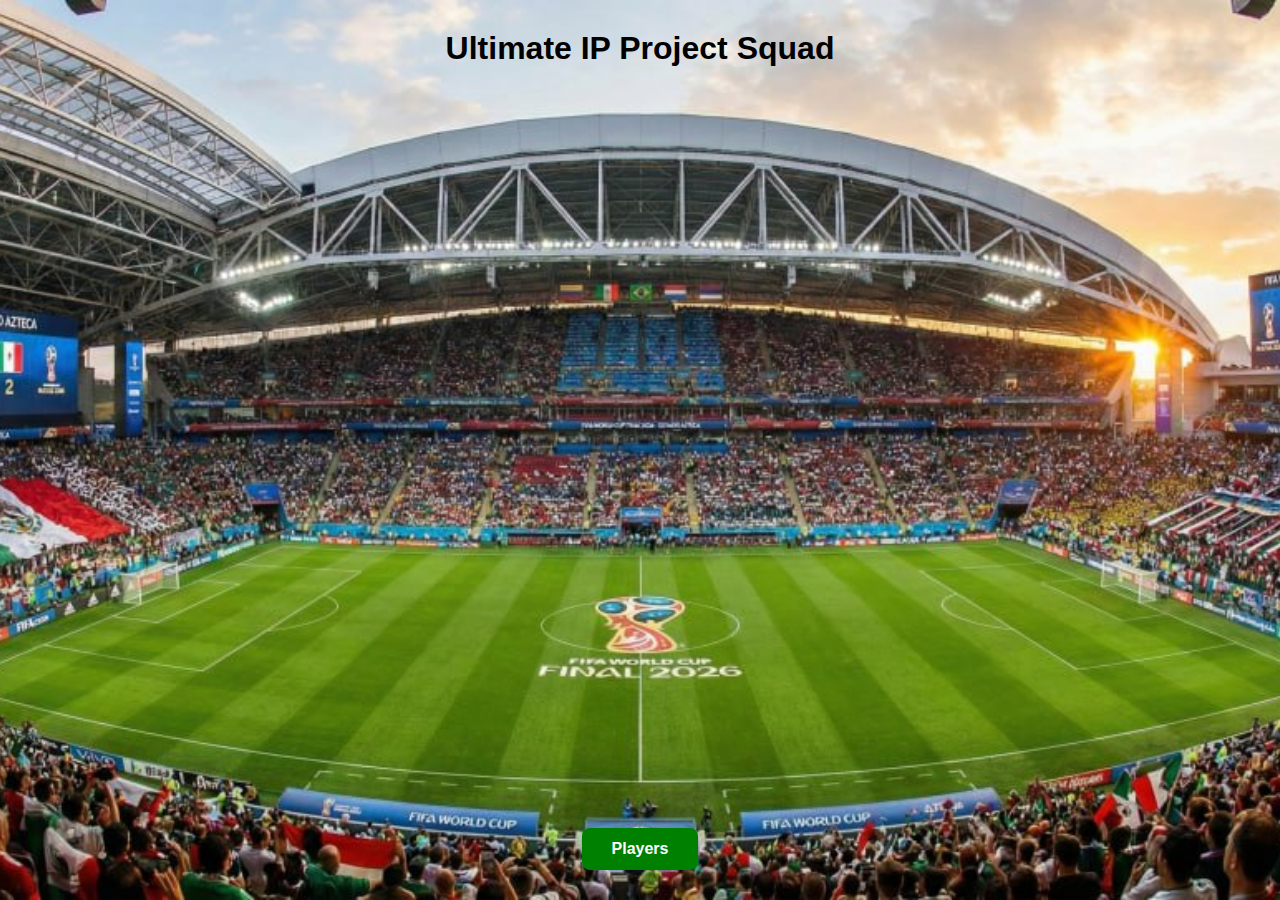
<file: home.html>
<!DOCTYPE html>
<html lang="en">
  <head>
    <meta charset="UTF-8" />
    <meta name="viewport" content="width=device-width, initial-scale=1.0" />
    <title>Ultimate IP Project Squad</title>

    <style>
      * {
        margin: 0;
        padding: 0;
        box-sizing: border-box;
        font-family: Arial, sans-serif;
      }

      html,
      body {
        height: 100%;
        width: 100%;
      }

      body {
        background: url("photo_2025-12-05_18-19-24.jpg") no-repeat center
          center/cover;
        display: flex;
        flex-direction: column;
        align-items: center;
        justify-content: space-between;
        color: white;
        text-align: center;
        overflow-x: hidden;
      }

      .boxes {
        display: flex;
        gap: 20px;
        margin: 50px 0;
        width: 90%;
        height: 70vh;
      }

      .box {
        flex: 1;
        border-radius: 15px;
        opacity: 0;
        transform: translateY(50px);
        animation: slideUp 1s forwards;
        position: relative;
        overflow: hidden;
      }

      .box img {
        width: 100%;
        height: 100%;
        object-fit: cover;
      }

      .box:nth-child(1) {
        animation-delay: 0.2s;
      }
      .box:nth-child(2) {
        animation-delay: 0s;
      }
      .box:nth-child(3) {
        animation-delay: 0s;
      }
      .box:nth-child(4) {
        animation-delay: 0.2s;
      }

      @keyframes slideUp {
        to {
          opacity: 1;
          transform: translateY(0);
        }
      }

      .buttons {
        margin-bottom: 30px;
        display: flex;
        gap: 20px;
      }

      .buttons button {
        padding: 12px 30px;
        font-size: 1rem;
        font-weight: bold;
        border: none;
        border-radius: 8px;
        cursor: pointer;
        transition: 0.3s;
      }

      .players-btn {
        background-color: green;
        color: white;
      }

      .players-btn:hover {
        background-color: darkgreen;
      }

      @media (max-width: 768px) {
        .boxes {
          flex-direction: column;
          height: auto;
        }
        .box {
          height: 200px;
        }
      }
    </style>
  </head>
  <body>
    <h1
      style="text-align: center; margin-top: 30px; color: black"
      class="title"
    >
      Ultimate IP Project Squad
    </h1>
    <div class="boxes">
      <div class="box">
        <img src="assets/omar_sameh_pics/omar_sameh_FIFA_card.png" />
      </div>

      <div class="box">
        <img src="assets/slama_pics/salma_fifa_card.png" />
      </div>

      <div class="box">
        <img src="assets/shahd_pics/shahd_FIFA_card.png" />
      </div>

      <div class="box">
        <img src="assets/omar_hamada_pics/omar_hamada_FIFA_card.png" />
      </div>
    </div>

    <div class="buttons">
      <a href="Players/index1.html"
        ><button class="players-btn">Players</button></a
      >
    </div>
  </body>
</html>
</file>
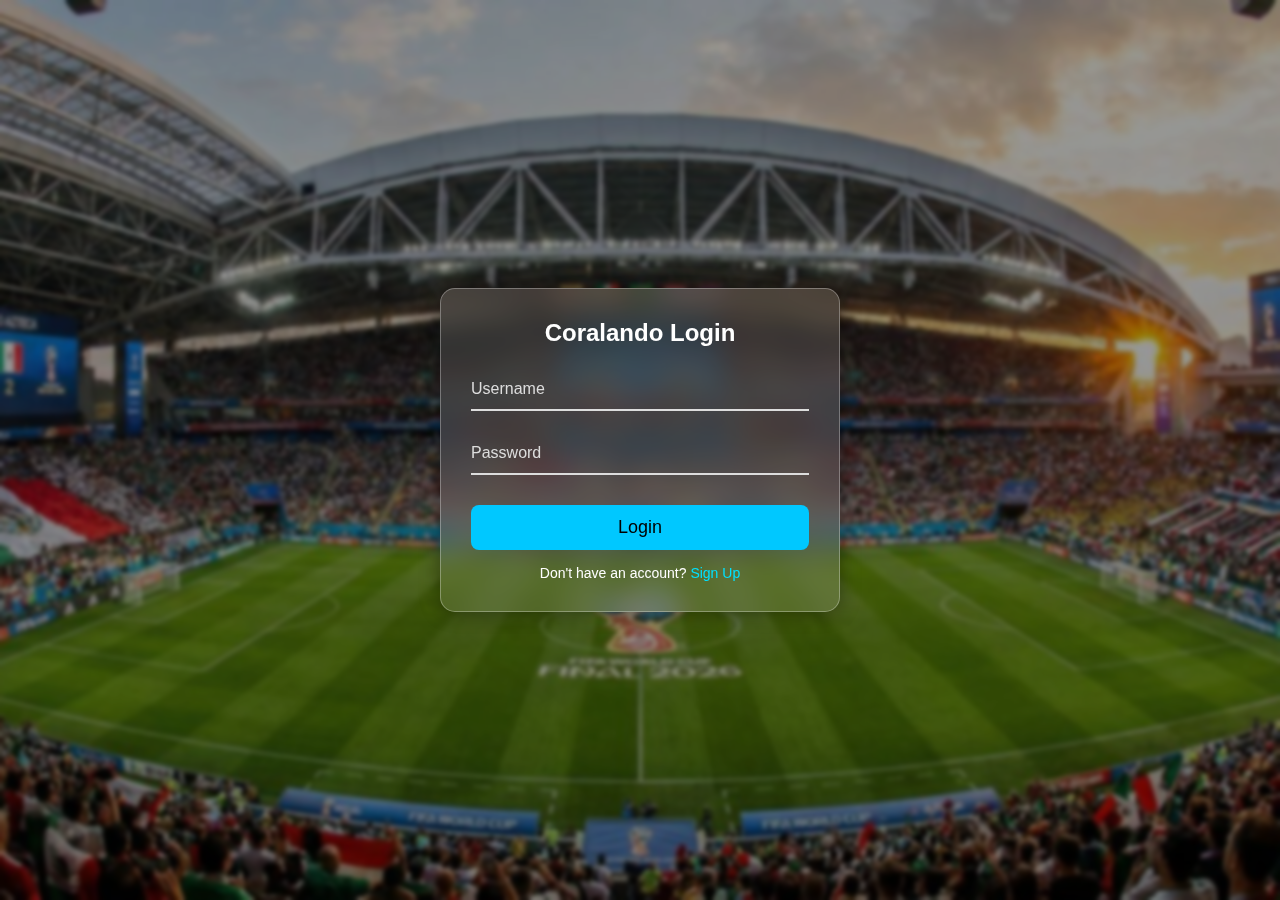
<file: in.html>
<!DOCTYPE html>
<html lang="en">
<head>
    <meta charset="UTF-8">
    <meta name="viewport" content="width=device-width, initial-scale=1.0">
    <title>Coralando - Login / Sign Up</title>

    <style>
        * {
            margin: 0;
            padding: 0;
            box-sizing: border-box;
            font-family: "Poppins", sans-serif;
        }

        body {
            height: 100vh;
           background: url("photo_2025-12-05_18-19-24.jpg") no-repeat center center/cover;

            display: flex;
            justify-content: center;
            align-items: center;
            position: relative;
        }

        .overlay {
            position: absolute;
            width: 100%;
            height: 100%;
            background: rgba(0,0,0,0.4);
            backdrop-filter: blur(2px);
        }

        .container {
            position: relative;
            width: 400px;
            padding: 30px;
            border-radius: 15px;
            background: rgba(255, 255, 255, 0.12);
            border: 1px solid rgba(255,255,255,0.3);
            box-shadow: 0 0 20px rgba(0,0,0,0.4);
            backdrop-filter: blur(15px);
            color: white;
            z-index: 10;
        }

        h2 {
            text-align: center;
            margin-bottom: 20px;
        }

        .input-box {
            position: relative;
            margin-bottom: 20px;
        }

        .input-box input {
            width: 100%;
            padding: 12px;
            border: none;
            background: transparent;
            border-bottom: 2px solid #ddd;
            outline: none;
            color: rgb(204, 182, 182);
            font-size: 16px;
        }

        .input-box label {
            position: absolute;
            left: 0;
            top: 50%;
            transform: translateY(-50%);
            color: #ddd;
            pointer-events: none;
            transition: 0.3s;
        }

        .input-box input:focus ~ label,
        .input-box input:valid ~ label {
            top: -8px;
            font-size: 12px;
            color: #00e1ff;
        }

        .btn {
            width: 100%;
            padding: 12px;
            margin-top: 10px;
            border: none;
            border-radius: 8px;
            background: #00c8ff;
            color: black;
            font-size: 18px;
            cursor: pointer;
        }

        .toggle {
            text-align: center;
            margin-top: 15px;
            font-size: 14px;
        }

        .toggle span {
            color: #00e1ff;
            cursor: pointer;
        }

       
        #signup {
            display: none;
        }
    </style>
</head>

<body>

<div class="overlay"></div>

<div class="container">

  
<form id="login" action="home.html" method="get">
    <h2>Coralando Login</h2>

    <div class="input-box">
        <input type="text" name="username" required>
        <label>Username</label>
    </div>

    <div class="input-box">
        <input type="password" name="password" required>
        <label>Password</label>
    </div>

    <button class="btn" type="submit">Login</button>

    <p class="toggle">Don't have an account? 
        <span onclick="showSignup()">Sign Up</span>
    </p>
</form>


   
    <form id="signup">
        <h2>Create Account</h2>

        <div class="input-box">
            <input type="text" required>
            <label>First Name</label>
        </div>

        <div class="input-box">
            <input type="text" required>
            <label>Last Name</label>
        </div>

        <div class="input-box">
            <input type="email" required>
            <label>Email</label>
        </div>

        <div class="input-box">
            <input type="password" required>
            <label>Password</label>
        </div>

        <button class="btn" type="submit">Sign Up</button>

        <p class="toggle">Already have an account? 
            <span onclick="showLogin()">Login</span>
        </p>
    </form>

</div>


<script>
    function goHome(e) {
    e.preventDefault(); 
    location.href = 'home.html'; 
}

    function showSignup() {
        document.getElementById("login").style.display = "none";
        document.getElementById("signup").style.display = "block";
    }

    function showLogin() {
        document.getElementById("signup").style.display = "none";
        document.getElementById("login").style.display = "block";
    }
</script>

</body>
</html>
</file>
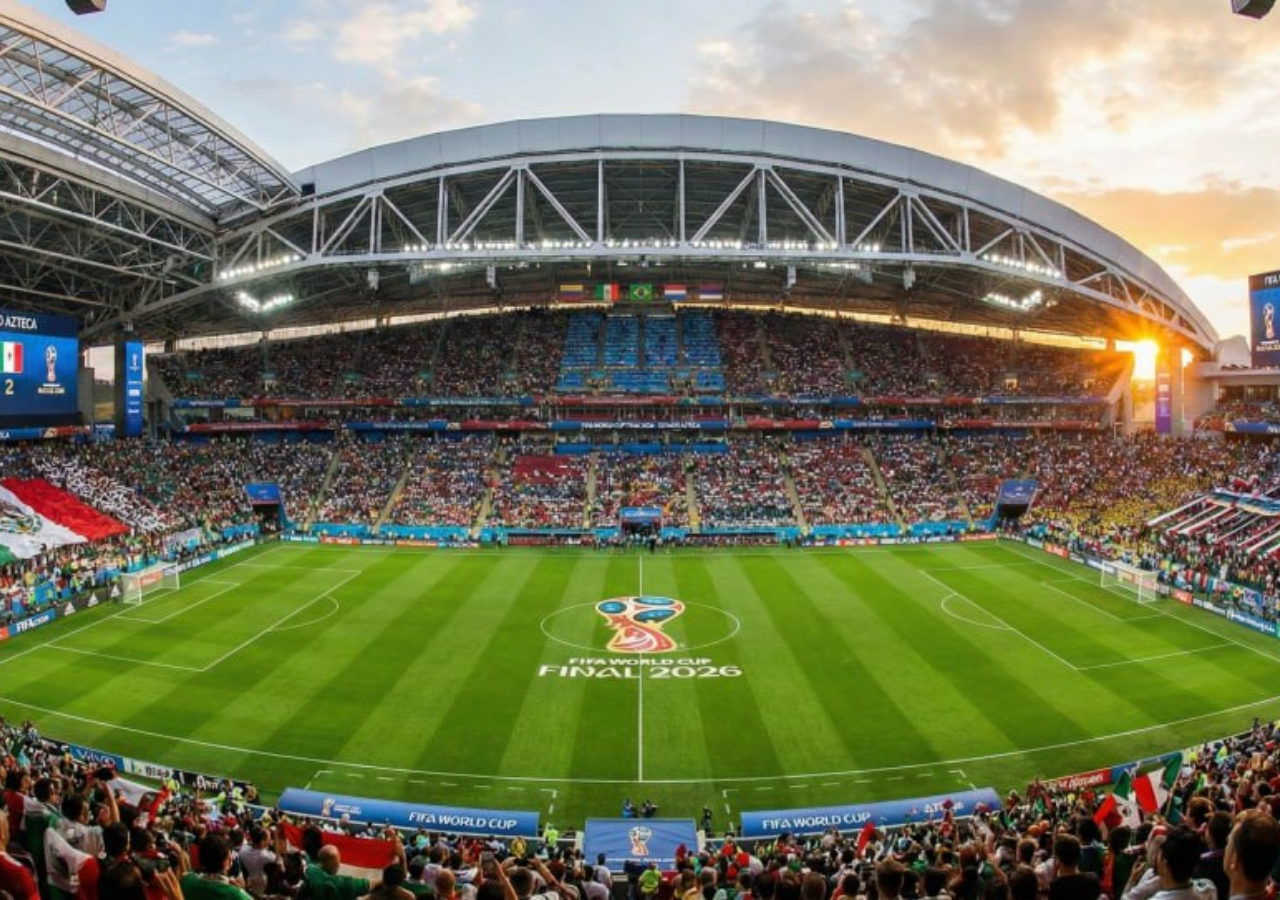
<file: welcombage.html>
<!DOCTYPE html>
<html lang="ar">
<head>
    <meta charset="UTF-8">
    <meta name="viewport" content="width=device-width, initial-scale=1.0">
    <title>Welcome - Coralando</title>
    <style>

        * {
            margin: 0;
            padding: 0;
            box-sizing: border-box;
            font-family: 'Arial', sans-serif;
        }

        body {
            height: 100vh;
            display: flex;
            justify-content: center;
            align-items: center;
            background: url("photo_2025-12-05_18-19-24.jpg") no-repeat center center/cover;

            color: #fff;
            flex-direction: column;
            text-align: center;
        }


        .app-name {
            font-size: 3rem;
            font-weight: bold;
            margin-bottom: 50px;
            opacity: 0;
            animation: fadeIn 2s forwards;
        }

        @keyframes fadeIn {
            0% {
                opacity: 0;
                transform: translateY(-50px);
            }
            100% {
                opacity: 1;
                transform: translateY(0);
            }
        }

      
        .buttons {
            display: flex;
            flex-direction: column;
            gap: 20px;
        }

        .btn {
            padding: 15px 30px;
            font-size: 1.2rem;
            border: none;
            border-radius: 30px;
            cursor: pointer;
            transition: all 0.3s ease;
        }

        .btn-login {
            background-color: #fff;
            color: #171f69;
        }

        .btn-login:hover {
            background-color: #1a1147;
            color: #fff;
        }

        .btn-continue {
            background-color: transparent;
            border: 2px solid #fff;
            color: #fff;
        }

        .btn-continue:hover {
            background-color: #060469;
            color: #c9c1dc;
        }

    
        .buttons .btn {
            opacity: 0;
            animation: fadeInButtons 2s forwards;
            animation-delay: 2s;
        }

        @keyframes fadeInButtons {
            0% {
                opacity: 0;
                transform: translateY(30px);
            }
            100% {
                opacity: 1;
                transform: translateY(0);
            }
        }
    </style>
</head>
<body>
    <div class="app-name">coralando</div>
    <div class="buttons">
       
        <div class="buttons">
  
    <button class="btn btn-login" onclick="location.href='in.html'">Login</button>
     <button class="btn btn-continue" onclick="location.href='home.html'">Continue without sign in</button>
</div>

    </div>
</body>
</html>
</file>
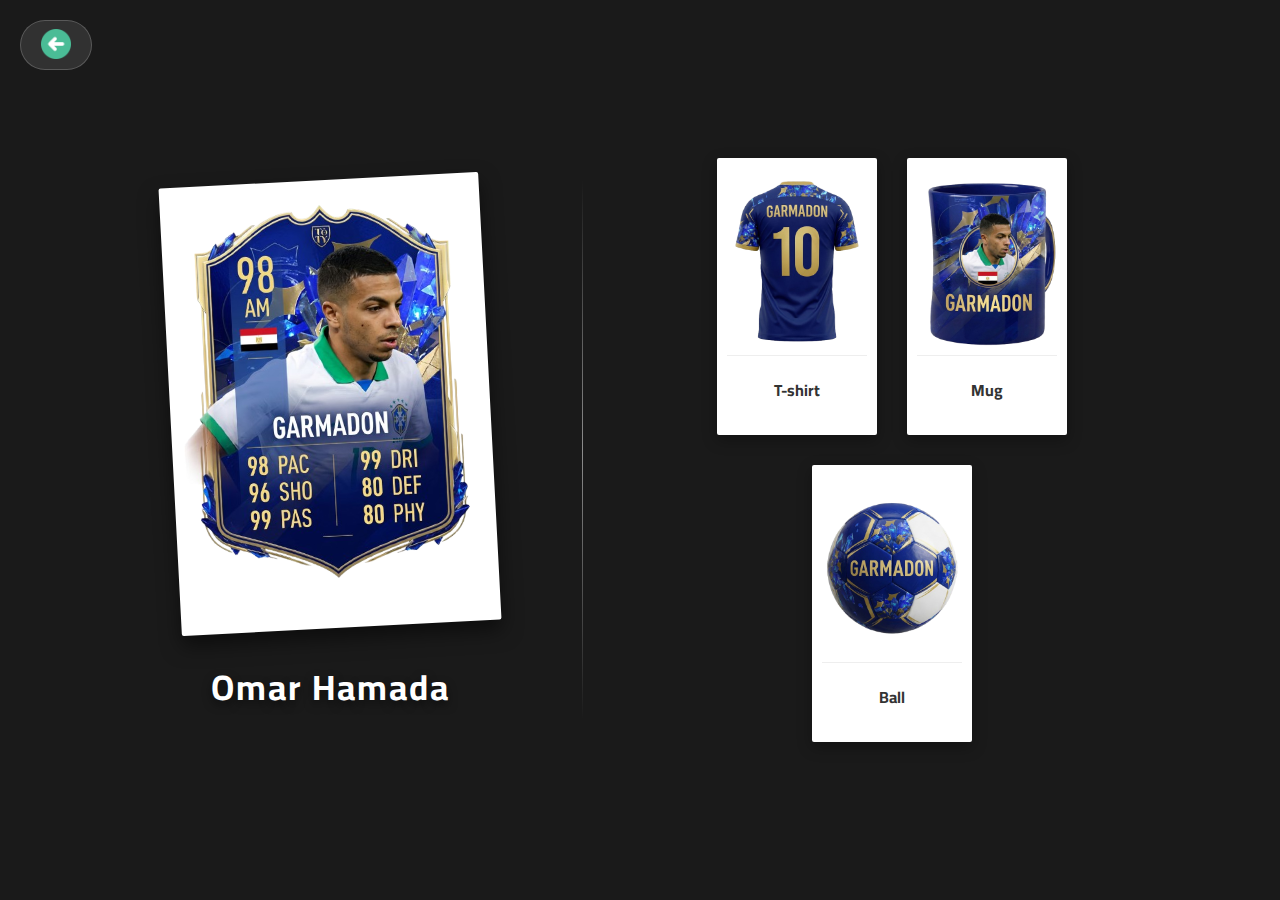
<file: profiles_pages/omar_hamada.html>
<!DOCTYPE html>
<html lang="ar">
<head>
    <meta charset="UTF-8">
    <meta name="viewport" content="width=device-width, initial-scale=1.0">
    <title>Omar Hamada</title>
    <link rel="stylesheet" href="../css/style.css">
    <link href="https://fonts.googleapis.com/css2?family=Cairo:wght@400;700&display=swap" rel="stylesheet">
</head>
<body>

    <header class="top-nav">
        <a href="/Players/index1.html" class="back-link"><img src="../assets/icons/previous.png" width="30px"></a>
    </header>

    <main class="main-container">
        
        <section class="person-section">
            <div class="card-frame hover-effect">
                <img src="../assets/omar_hamada_pics/omar_hamada_FIFA_card.png" alt="Card" class="person-img">
            </div>
            <h1 class="person-name">Omar Hamada</h1>
        </section>

        <div class="divider"></div>

        <section class="items-section">
            
            <div class="item-card hover-effect">
                <div class="img-wrapper">
                    <img src="../assets/omar_hamada_pics/omar_hamada_tshirt.png" alt="T-shirt">
                </div>
                <p>T-shirt</p>
            </div>

            <div class="item-card hover-effect">
                <div class="img-wrapper">
                    <img src="../assets/omar_hamada_pics/omar_hamada_mug.png" alt="mug">
                </div>
                <p>Mug</p>
            </div>

            <div class="item-card hover-effect">
                <div class="img-wrapper">
                    <img src="../assets/omar_hamada_pics/omar_hamada_football.png" alt="ball">
                </div>
                <p>Ball</p>
            </div>

        </section>

    </main>

</body>
</html>
</file>
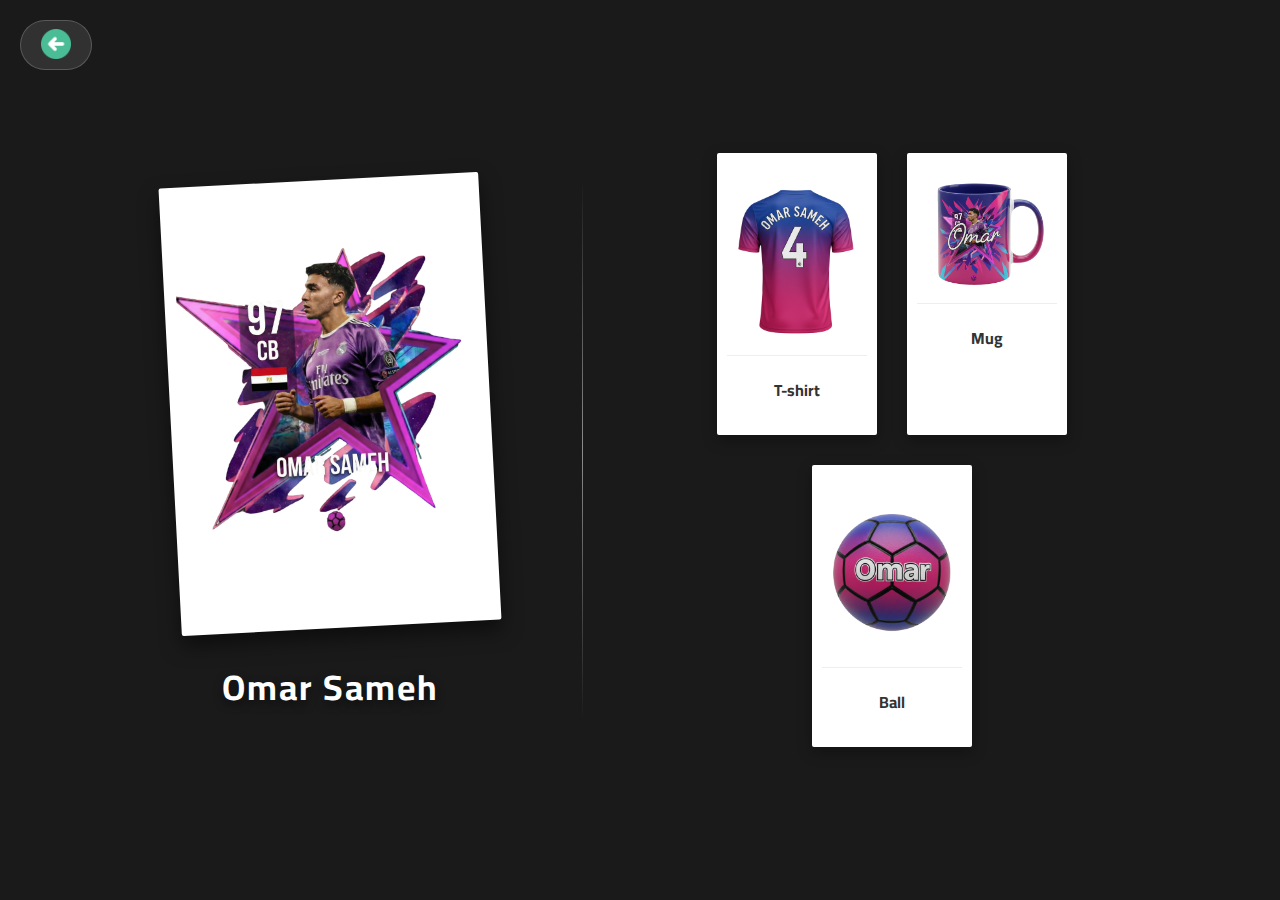
<file: profiles_pages/omar_sameh.html>
<!DOCTYPE html>
<html lang="ar">
  <head>
    <meta charset="UTF-8" />
    <meta name="viewport" content="width=device-width, initial-scale=1.0" />
    <title>Omar Sameh</title>
    <link rel="stylesheet" href="../css/style.css" />
    <link
      href="https://fonts.googleapis.com/css2?family=Cairo:wght@400;700&display=swap"
      rel="stylesheet"
    />
  </head>
  <body>
    <header class="top-nav">
      <a href="/Players/index1.html" class="back-link"
        ><img src="../assets/icons/previous.png" width="30px"
      /></a>
    </header>

    <main class="main-container">
      <section class="person-section">
        <div class="card-frame hover-effect">
          <img
            src="../assets/omar_sameh_pics/omar_sameh_FIFA_card.png"
            alt="Card"
            class="person-img"
          />
        </div>
        <h1 class="person-name">Omar Sameh</h1>
      </section>

      <div class="divider"></div>

      <section class="items-section">
        <div class="item-card hover-effect">
          <div class="img-wrapper">
            <img
              src="../assets/omar_sameh_pics/omar_sameh_tshirt.png"
              alt="T-shirt"
            />
          </div>
          <p>T-shirt</p>
        </div>

        <div class="item-card hover-effect">
          <div class="img-wrapper">
            <img src="../assets/omar_sameh_pics/omar_sameh_mug.png" alt="mug" />
          </div>
          <p>Mug</p>
        </div>

        <div class="item-card hover-effect">
          <div class="img-wrapper">
            <img
              src="../assets/omar_sameh_pics/omar_sameh_football.png"
              alt="ball"
            />
          </div>
          <p>Ball</p>
        </div>
      </section>
    </main>
  </body>
</html>
</file>
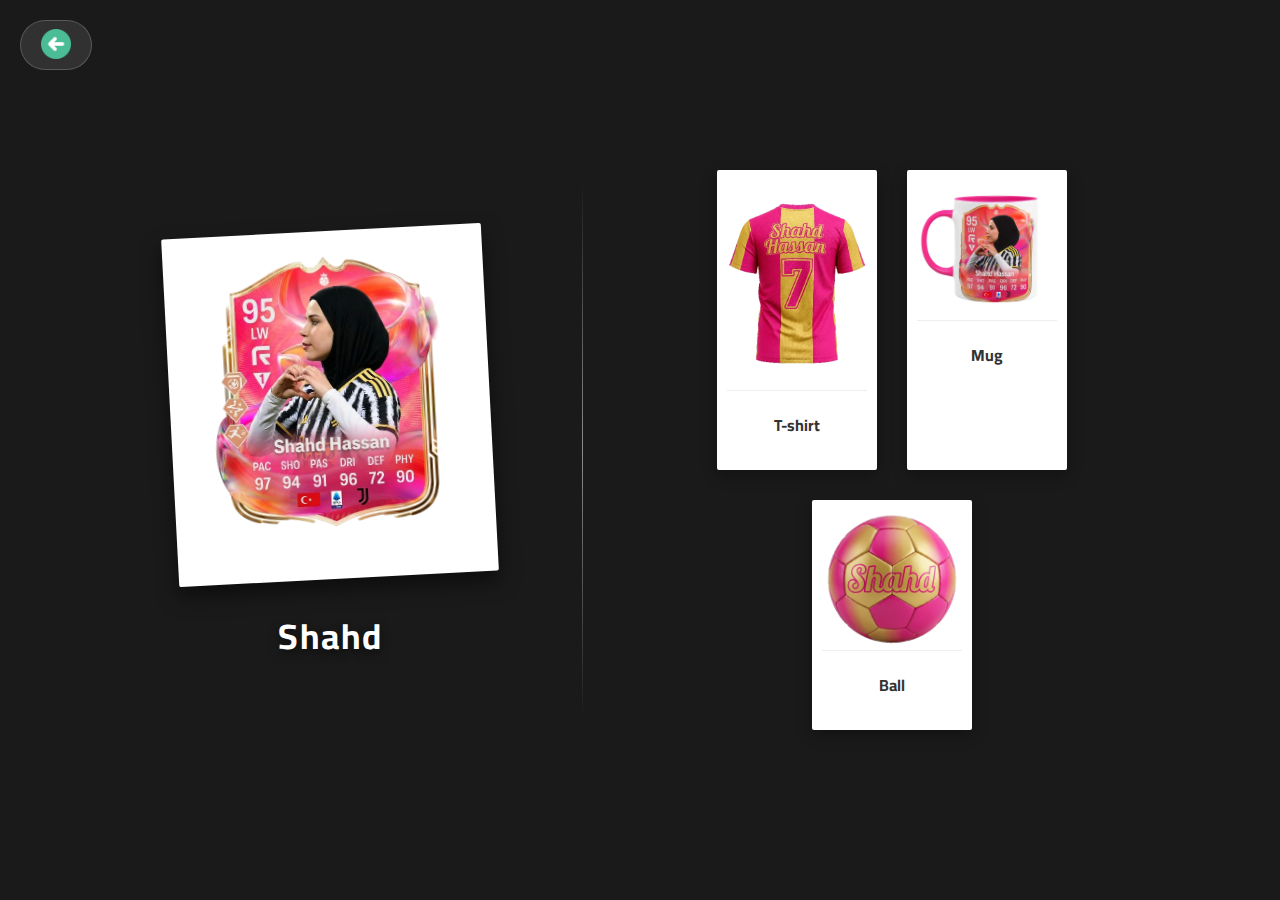
<file: profiles_pages/shahd.html>
<!DOCTYPE html>
<html lang="ar">
<head>
    <meta charset="UTF-8">
    <meta name="viewport" content="width=device-width, initial-scale=1.0">
    <title>Omar Sameh</title>
    <link rel="stylesheet" href="../css/style.css">
    <link href="https://fonts.googleapis.com/css2?family=Cairo:wght@400;700&display=swap" rel="stylesheet">
</head>
<body>

    <header class="top-nav">
        <a href="/Players/index1.html" class="back-link"><img src="../assets/icons/previous.png" width="30px"></a>
    </header>

    <main class="main-container">
        
        <section class="person-section">
            <div class="card-frame hover-effect">
                <img src="../assets/shahd_pics/shahd_FIFA_card.png" alt="Card" class="person-img">
            </div>
            <h1 class="person-name">Shahd</h1>
        </section>

        <div class="divider"></div>

        <section class="items-section">
            
            <div class="item-card hover-effect">
                <div class="img-wrapper">
                    <img src="../assets/shahd_pics/shahd_tshirt.png" alt="T-shirt">
                </div>
                <p>T-shirt</p>
            </div>

            <div class="item-card hover-effect">
                <div class="img-wrapper">
                    <img src="../assets/shahd_pics/shahd_mug.png" alt="mug">
                </div>
                <p>Mug</p>
            </div>

            <div class="item-card hover-effect">
                <div class="img-wrapper">
                    <img src="../assets/shahd_pics/shahd_football.png" alt="ball">
                </div>
                <p>Ball</p>
            </div>

        </section>

    </main>

</body>
</html>
</file>
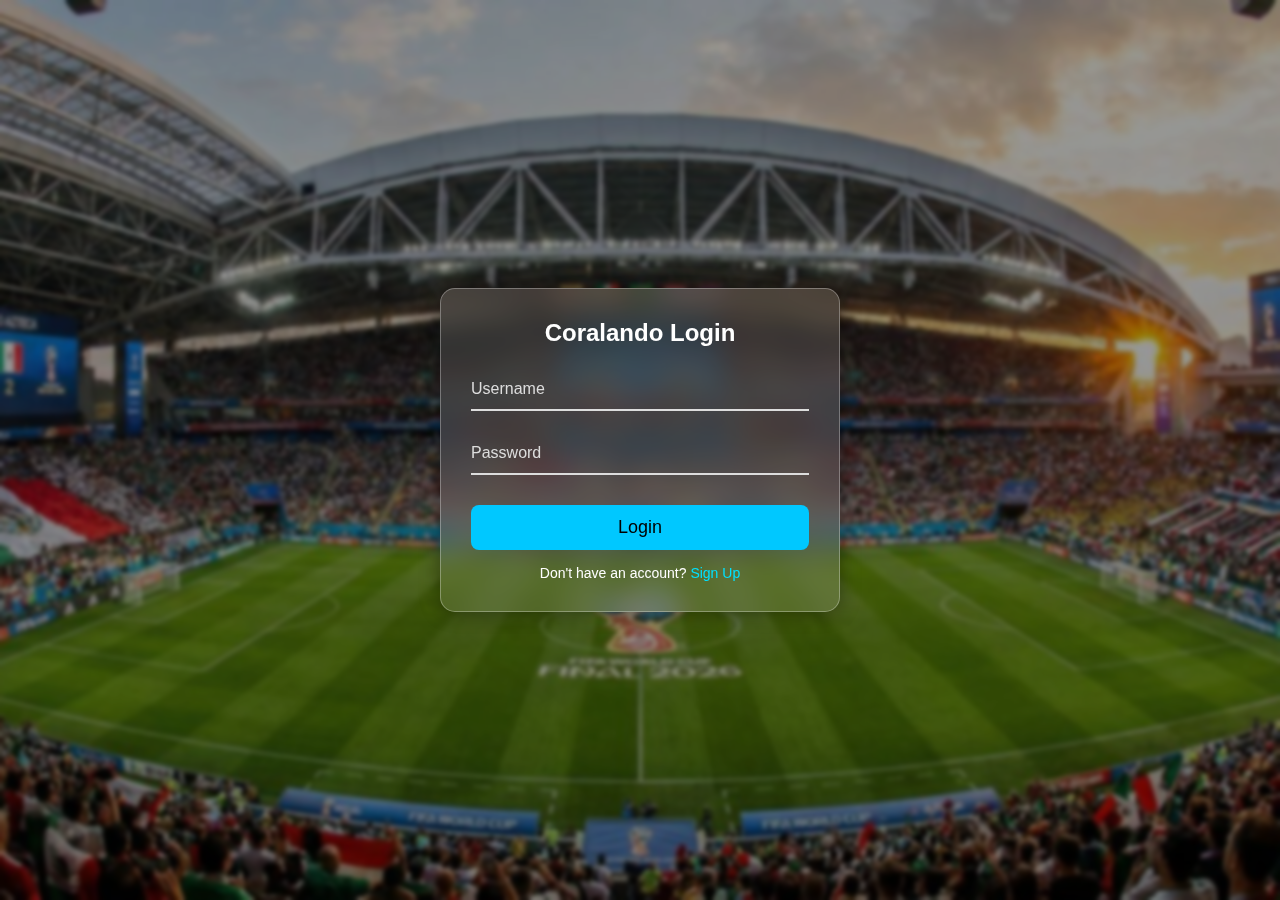
<file: welcom,login,hom/in.html>
<!DOCTYPE html>
<html lang="en">
<head>
    <meta charset="UTF-8">
    <meta name="viewport" content="width=device-width, initial-scale=1.0">
    <title>Coralando - Login / Sign Up</title>

    <style>
        * {
            margin: 0;
            padding: 0;
            box-sizing: border-box;
            font-family: "Poppins", sans-serif;
        }

        body {
            height: 100vh;
           background: url("photo_2025-12-05_18-19-24.jpg") no-repeat center center/cover;

            display: flex;
            justify-content: center;
            align-items: center;
            position: relative;
        }

        .overlay {
            position: absolute;
            width: 100%;
            height: 100%;
            background: rgba(0,0,0,0.4);
            backdrop-filter: blur(2px);
        }

        .container {
            position: relative;
            width: 400px;
            padding: 30px;
            border-radius: 15px;
            background: rgba(255, 255, 255, 0.12);
            border: 1px solid rgba(255,255,255,0.3);
            box-shadow: 0 0 20px rgba(0,0,0,0.4);
            backdrop-filter: blur(15px);
            color: white;
            z-index: 10;
        }

        h2 {
            text-align: center;
            margin-bottom: 20px;
        }

        .input-box {
            position: relative;
            margin-bottom: 20px;
        }

        .input-box input {
            width: 100%;
            padding: 12px;
            border: none;
            background: transparent;
            border-bottom: 2px solid #ddd;
            outline: none;
            color: rgb(204, 182, 182);
            font-size: 16px;
        }

        .input-box label {
            position: absolute;
            left: 0;
            top: 50%;
            transform: translateY(-50%);
            color: #ddd;
            pointer-events: none;
            transition: 0.3s;
        }

        .input-box input:focus ~ label,
        .input-box input:valid ~ label {
            top: -8px;
            font-size: 12px;
            color: #00e1ff;
        }

        .btn {
            width: 100%;
            padding: 12px;
            margin-top: 10px;
            border: none;
            border-radius: 8px;
            background: #00c8ff;
            color: black;
            font-size: 18px;
            cursor: pointer;
        }

        .toggle {
            text-align: center;
            margin-top: 15px;
            font-size: 14px;
        }

        .toggle span {
            color: #00e1ff;
            cursor: pointer;
        }

       
        #signup {
            display: none;
        }
    </style>
</head>

<body>

<div class="overlay"></div>

<div class="container">

  
<form id="login" action="home.html" method="get">
    <h2>Coralando Login</h2>

    <div class="input-box">
        <input type="text" name="username" required>
        <label>Username</label>
    </div>

    <div class="input-box">
        <input type="password" name="password" required>
        <label>Password</label>
    </div>

    <button class="btn" type="submit">Login</button>

    <p class="toggle">Don't have an account? 
        <span onclick="showSignup()">Sign Up</span>
    </p>
</form>


   
    <form id="signup">
        <h2>Create Account</h2>

        <div class="input-box">
            <input type="text" required>
            <label>First Name</label>
        </div>

        <div class="input-box">
            <input type="text" required>
            <label>Last Name</label>
        </div>

        <div class="input-box">
            <input type="email" required>
            <label>Email</label>
        </div>

        <div class="input-box">
            <input type="password" required>
            <label>Password</label>
        </div>

        <button class="btn" type="submit">Sign Up</button>

        <p class="toggle">Already have an account? 
            <span onclick="showLogin()">Login</span>
        </p>
    </form>

</div>


<script>
    function goHome(e) {
    e.preventDefault(); 
    location.href = 'home.html'; 
}

    function showSignup() {
        document.getElementById("login").style.display = "none";
        document.getElementById("signup").style.display = "block";
    }

    function showLogin() {
        document.getElementById("signup").style.display = "none";
        document.getElementById("login").style.display = "block";
    }
</script>

</body>
</html>
</file>
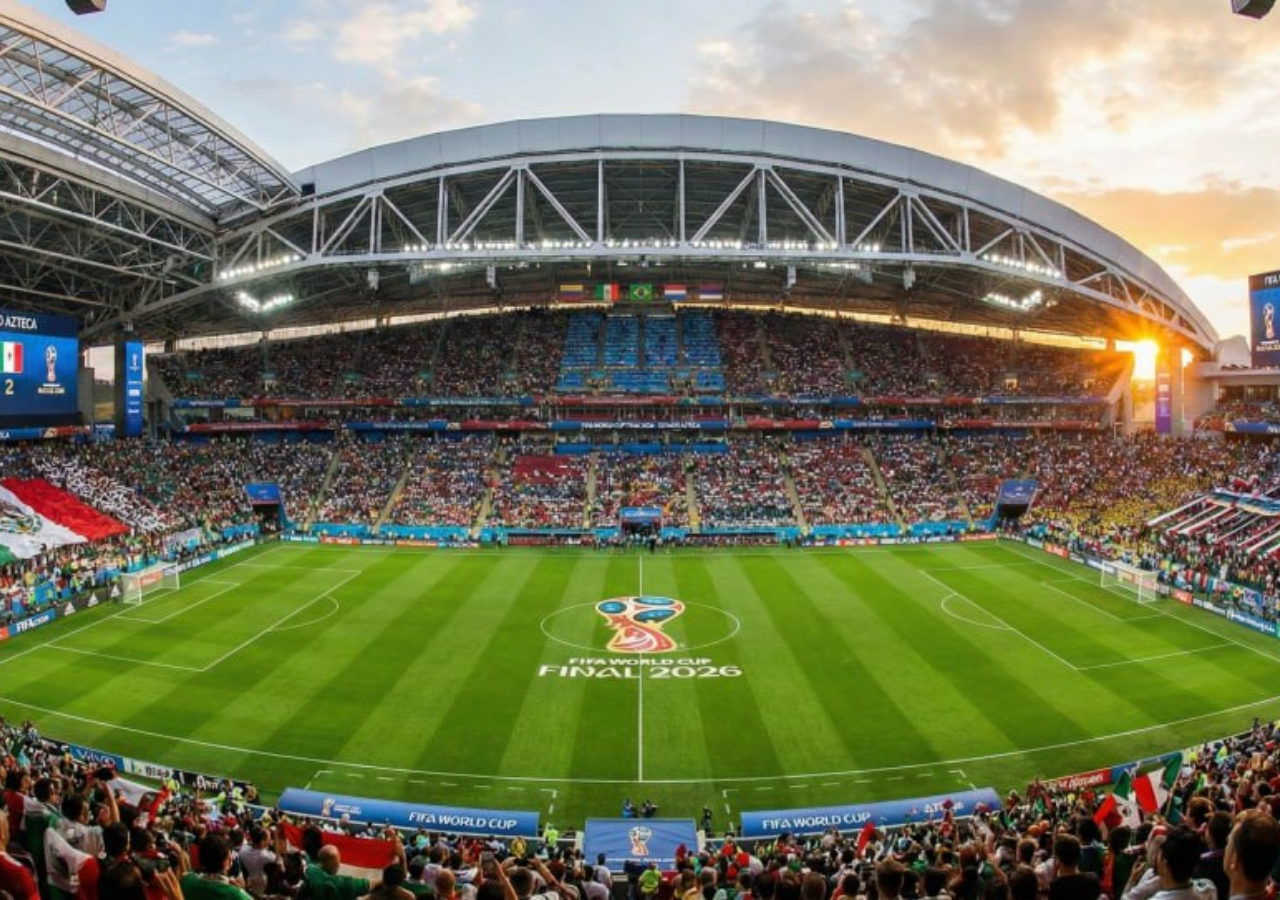
<file: welcom,login,hom/welcombage.html>
<!DOCTYPE html>
<html lang="ar">
<head>
    <meta charset="UTF-8">
    <meta name="viewport" content="width=device-width, initial-scale=1.0">
    <title>Welcome - Coralando</title>
    <style>

        * {
            margin: 0;
            padding: 0;
            box-sizing: border-box;
            font-family: 'Arial', sans-serif;
        }

        body {
            height: 100vh;
            display: flex;
            justify-content: center;
            align-items: center;
            background: url("photo_2025-12-05_18-19-24.jpg") no-repeat center center/cover;

            color: #fff;
            flex-direction: column;
            text-align: center;
        }


        .app-name {
            font-size: 3rem;
            font-weight: bold;
            margin-bottom: 50px;
            opacity: 0;
            animation: fadeIn 2s forwards;
        }

        @keyframes fadeIn {
            0% {
                opacity: 0;
                transform: translateY(-50px);
            }
            100% {
                opacity: 1;
                transform: translateY(0);
            }
        }

      
        .buttons {
            display: flex;
            flex-direction: column;
            gap: 20px;
        }

        .btn {
            padding: 15px 30px;
            font-size: 1.2rem;
            border: none;
            border-radius: 30px;
            cursor: pointer;
            transition: all 0.3s ease;
        }

        .btn-login {
            background-color: #fff;
            color: #171f69;
        }

        .btn-login:hover {
            background-color: #1a1147;
            color: #fff;
        }

        .btn-continue {
            background-color: transparent;
            border: 2px solid #fff;
            color: #fff;
        }

        .btn-continue:hover {
            background-color: #060469;
            color: #c9c1dc;
        }

    
        .buttons .btn {
            opacity: 0;
            animation: fadeInButtons 2s forwards;
            animation-delay: 2s;
        }

        @keyframes fadeInButtons {
            0% {
                opacity: 0;
                transform: translateY(30px);
            }
            100% {
                opacity: 1;
                transform: translateY(0);
            }
        }
    </style>
</head>
<body>
    <div class="app-name">coralando</div>
    <div class="buttons">
       
        <div class="buttons">
  
    <button class="btn btn-login" onclick="location.href='in.html'">Login</button>
     <button class="btn btn-continue" onclick="location.href='home.html'">Continue without sign in</button>
</div>

    </div>
</body>
</html>
</file>
<file: css/style.css>
* {
    margin: 0;
    padding: 0;
    box-sizing: border-box;
}

body {
    background-color: #1a1a1a; 
    font-family: 'Cairo', sans-serif; 
    color: #fff;
    height: 100vh;
    display: flex;
    flex-direction: column;
    overflow: hidden; 
}

.top-nav {
    padding: 20px;
    width: 100%;
    position: fixed; 
    top: 0;
    left: 0;
}

.back-link {
    display: inline-block;
    text-decoration: none;
    color: #ecf0f1;
    font-size: 1rem;
    font-weight: bold;
    background: rgba(255, 255, 255, 0.1); 
    padding: 8px 20px;
    border-radius: 50px;
    border: 1px solid rgba(255,255,255,0.2);
    transition: all 0.3s ease;
    line-height: 1;
}

.back-link:hover {
    background: #fff;
    color: #000;
}

.main-container {
    display: flex;
    justify-content: center; 
    align-items: center;     
    height: 100%;
    width: 90%;
    margin: 0 auto;
    gap: 50px; 
}

.hover-effect {
    transition: all 0.4s cubic-bezier(0.175, 0.885, 0.32, 1.275);
    cursor: pointer;
    position: relative; 
}

.hover-effect:hover {
    transform: scale(1.1) rotate(0deg) ; 
    z-index: 10; 
    box-shadow: 0 20px 40px rgba(0,0,0,0.6);
}

.person-section {
    display: flex;
    flex-direction: column;
    align-items: center;
    width: 35%; 
}

.card-frame {
    background-color: #fff;
    padding: 12px 12px 40px 12px; 
    border-radius: 2px;
    box-shadow: 0 10px 20px rgba(0,0,0,0.5);
    transform: rotate(-3deg); 
    width: 100%;
    max-width: 320px;
}

.person-img {
    width: 100%;
    height: auto;
    display: block;
}

.person-name {
    margin-top: 25px;
    font-size: 2.2rem;
    text-shadow: 0 4px 10px rgba(0,0,0,0.5);
    letter-spacing: 2px;
    font-weight: 700;
}

.divider {
    width: 1px;
    height: 60%; 
    background: linear-gradient(to bottom, transparent, rgba(255,255,255,0.5), transparent); 
}


.items-section {
    width: 45%;
    display: flex;
    flex-wrap: wrap;
    justify-content: center;
    gap: 30px;
}

.item-card {
    background-color: #fff;
    padding: 10px 10px 30px 10px; 
    border-radius: 2px;
    box-shadow: 0 5px 15px rgba(0,0,0,0.3);
    text-align: center;
    width: 160px; 
}


.item-card img {
    width: 100%;
    height: auto;
    border-bottom: 1px solid #eee;
    margin-bottom: 5px;
}

.item-card p {
    color: #333;
    font-weight: bold;
    font-size: 1rem;
    margin-top: 5px;
}

@media (max-width: 768px) {
    .main-container {
        flex-direction: column; 
        padding-top: 90px; 
        height: auto; 
        gap: 30px;
        padding-bottom: 50px;
        overflow-y: auto;
    }

    .divider {
        width: 80%;
        height: 1px;
        background: linear-gradient(to right, transparent, rgba(255,255,255,0.5), transparent);
        margin: 10px 0;
    }

    .person-section, .items-section {
        width: 100%;
    }
}
</file>
